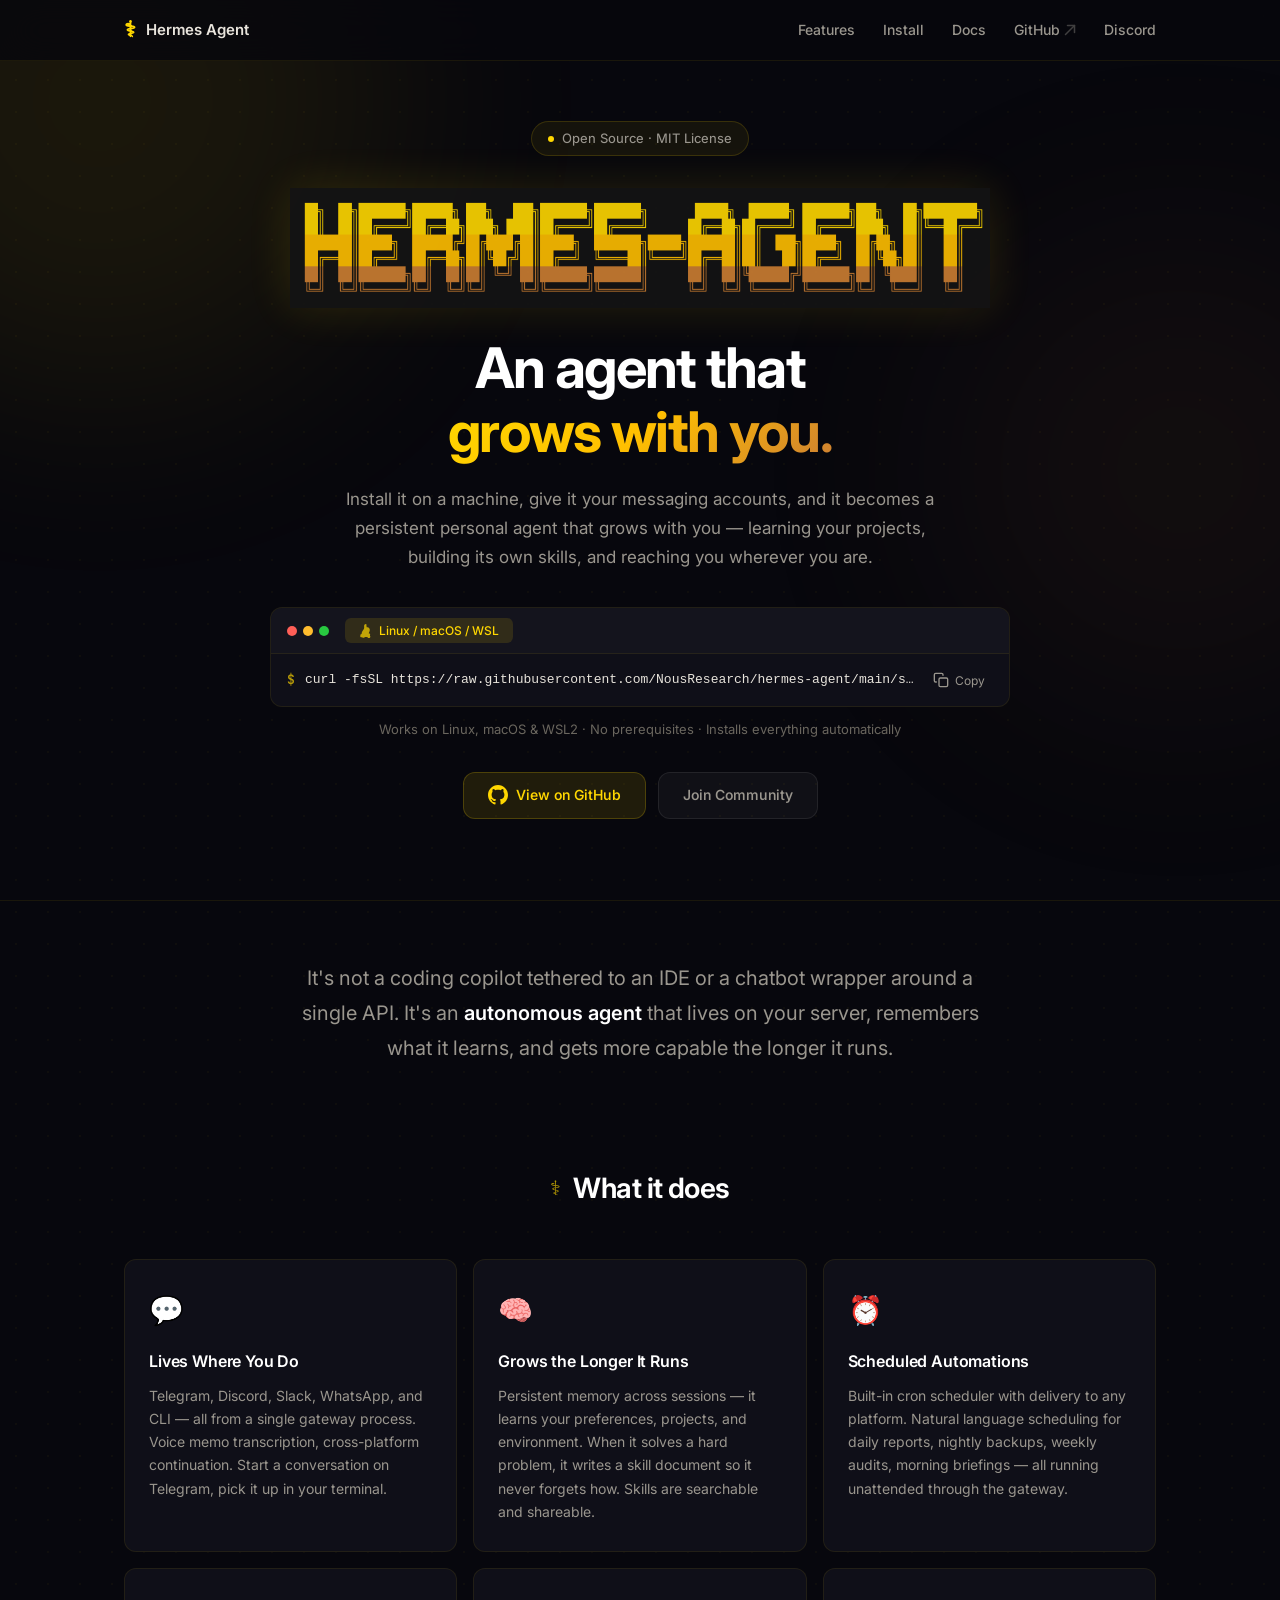
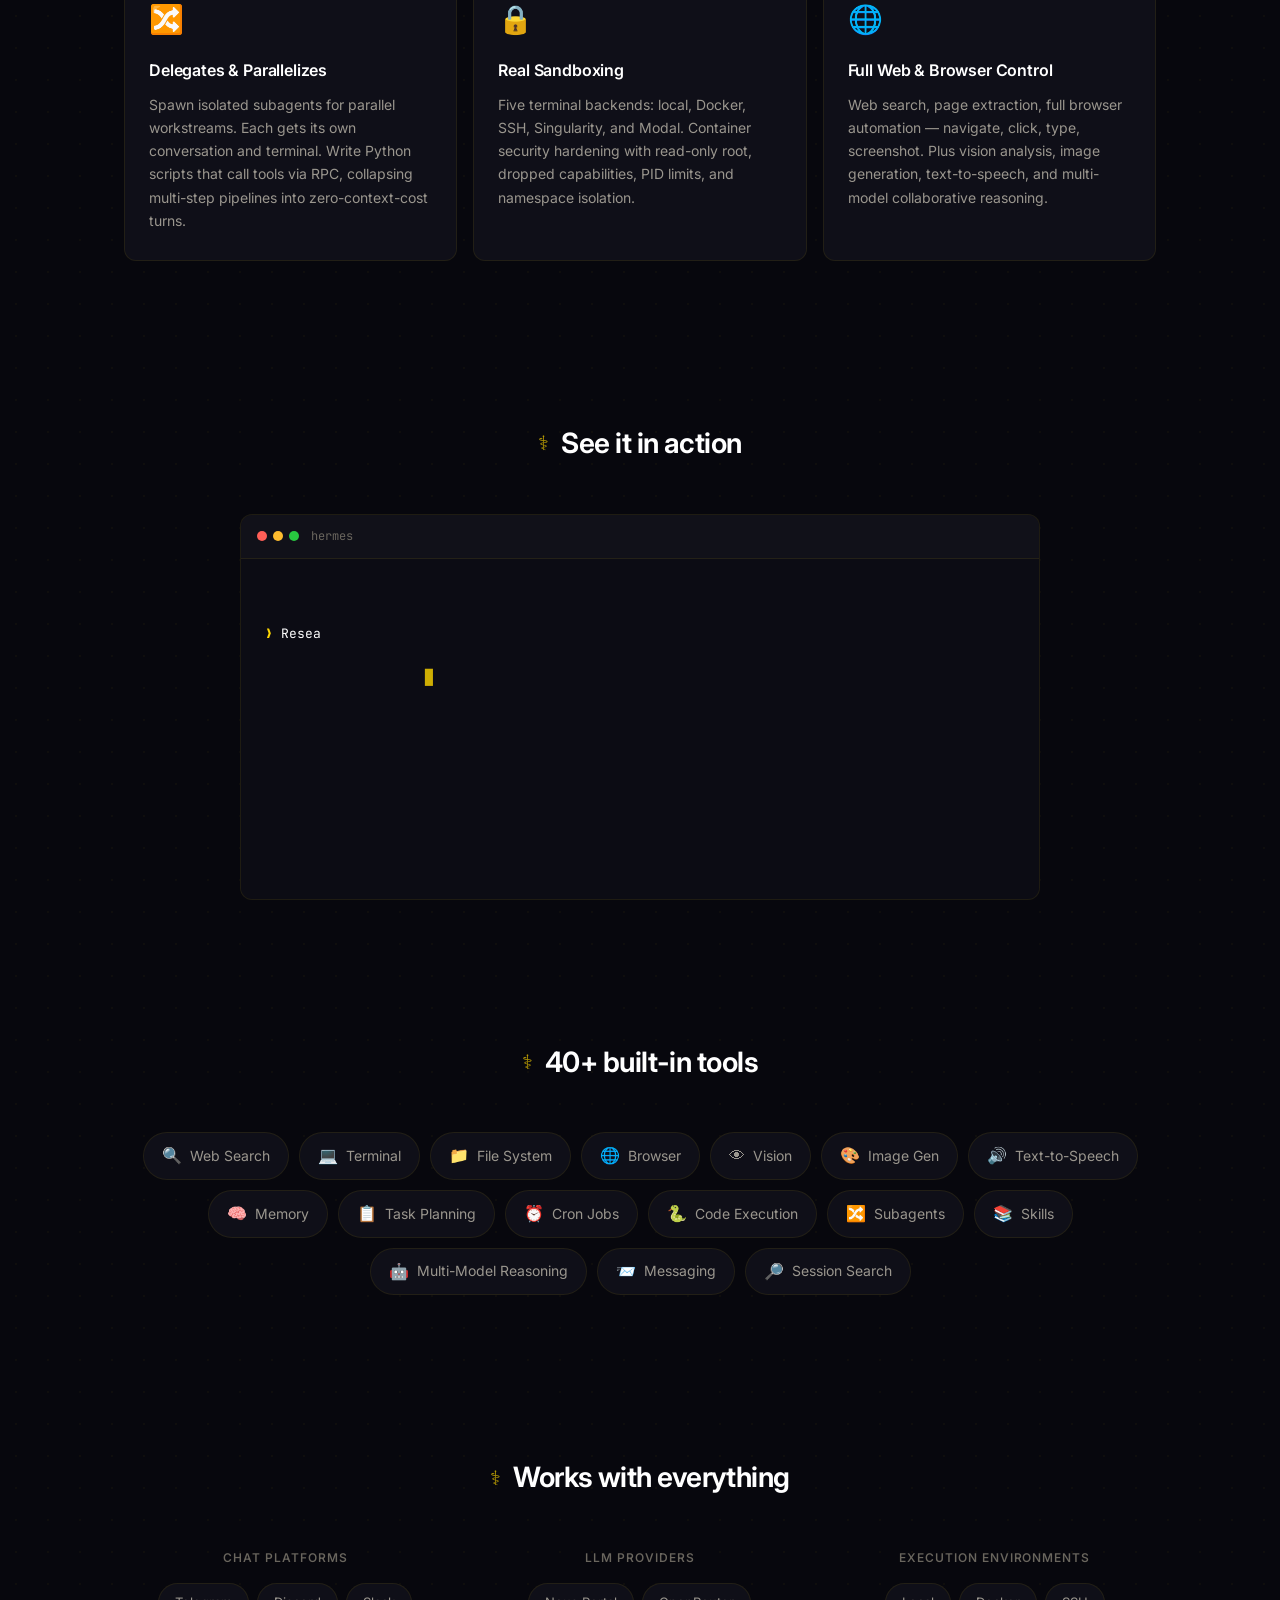
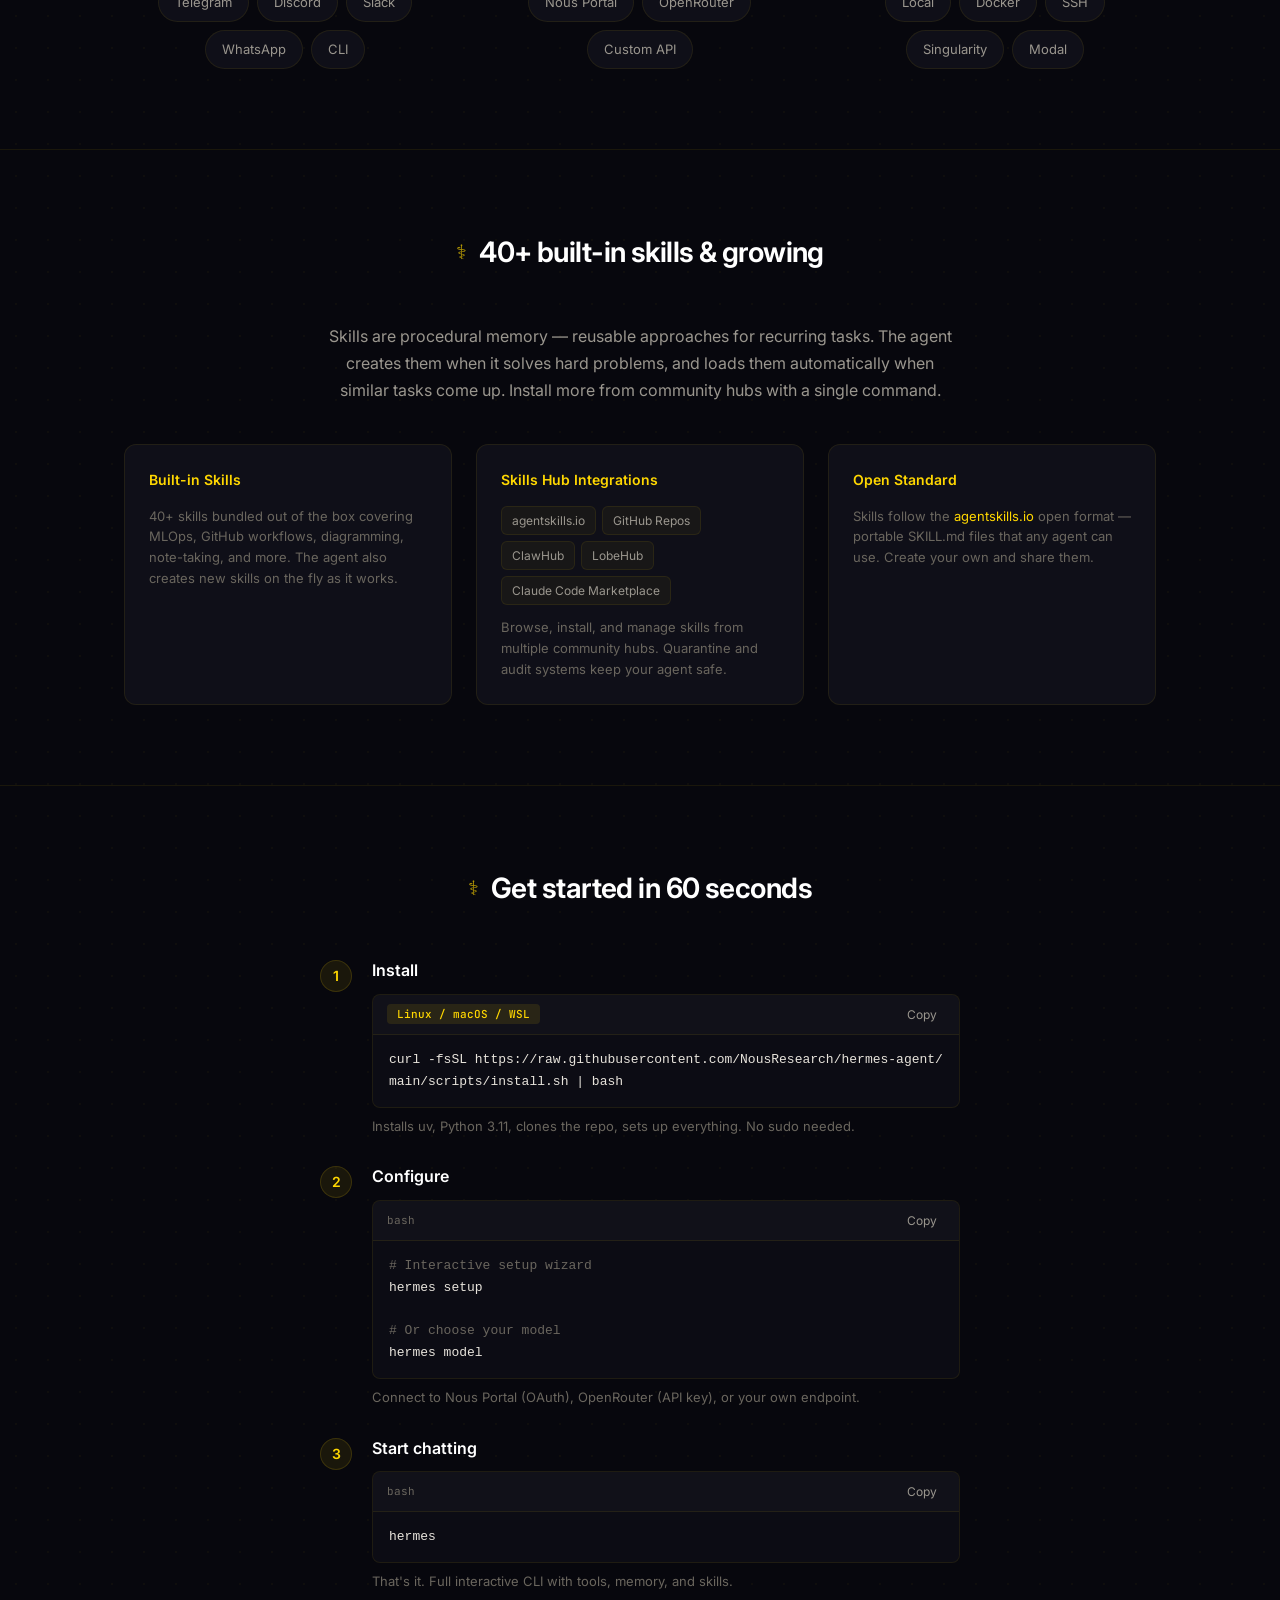
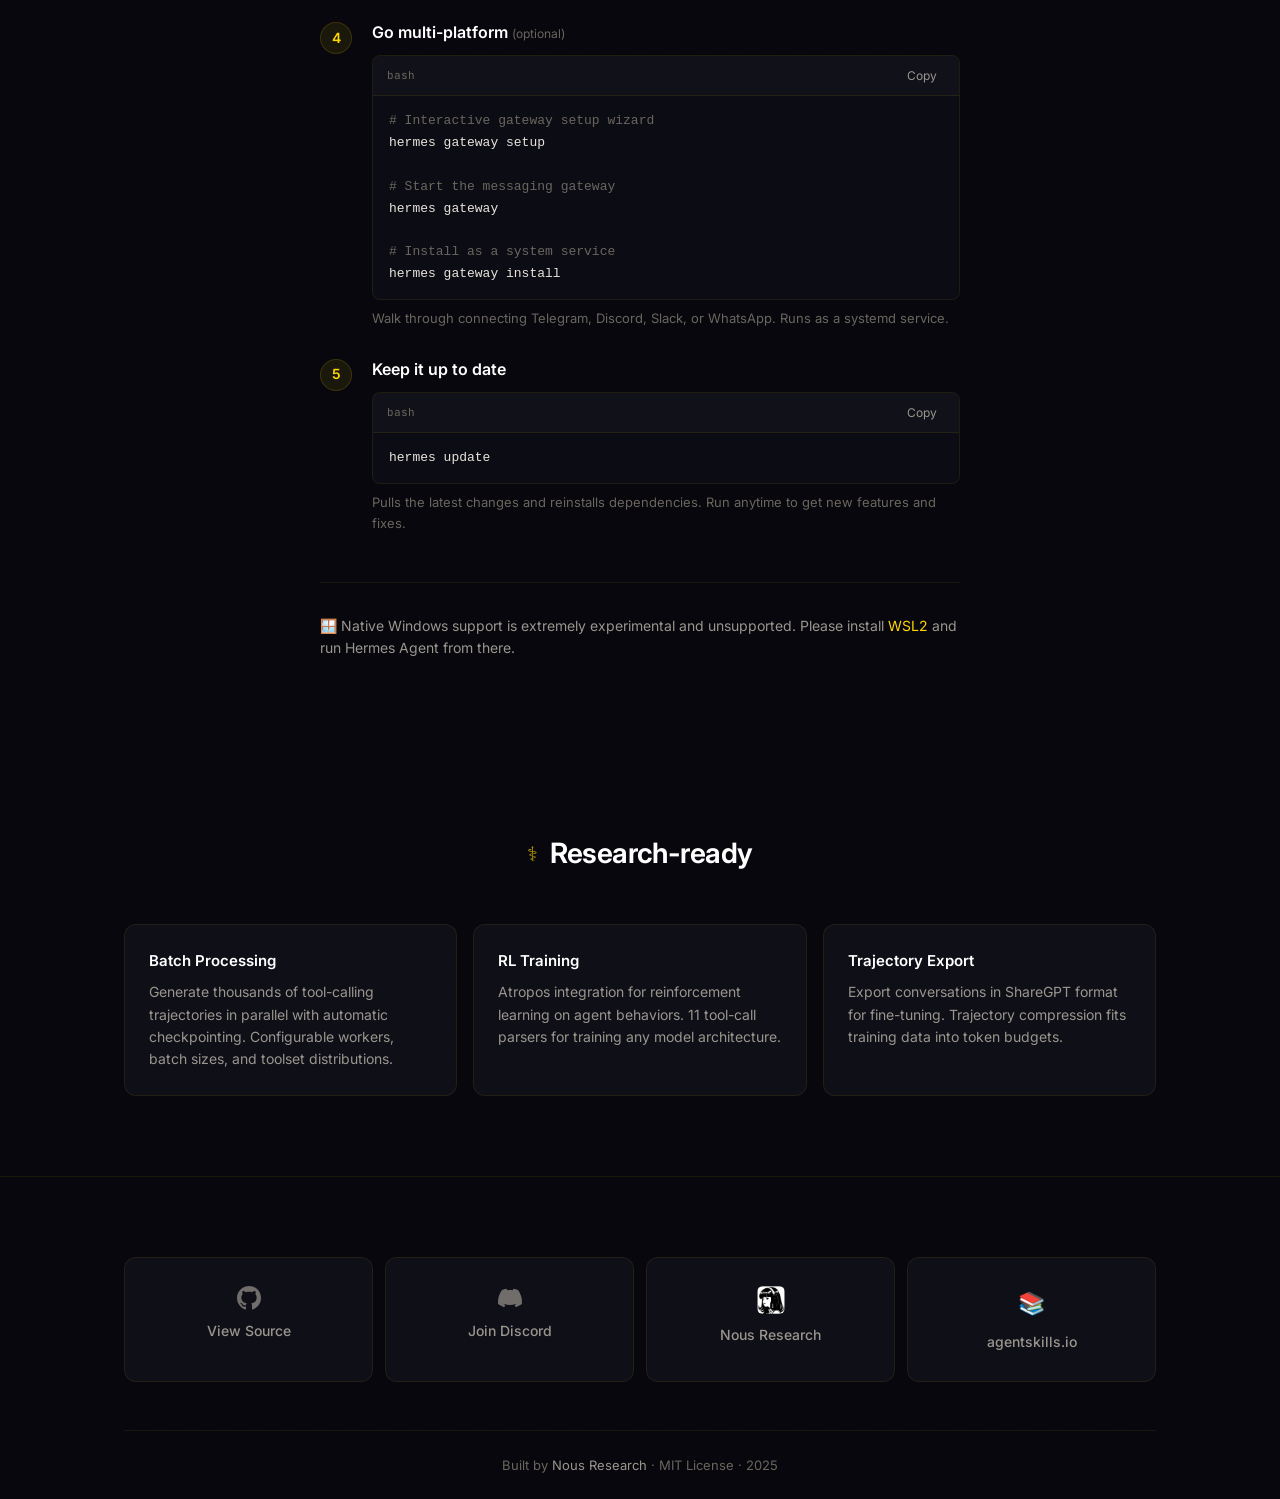
<file: hermes-agent/landingpage/index.html>
<!DOCTYPE html>
<html lang="en">
<head>
    <meta charset="UTF-8">
    <meta name="viewport" content="width=device-width, initial-scale=1.0">
    <title>Hermes Agent — An Agent That Grows With You</title>
    <meta name="description" content="An open-source agent that grows with you — learns your projects, builds its own skills, and reaches you wherever you are. By Nous Research.">
    <meta name="theme-color" content="#0a0a0f">
    
    <!-- Open Graph -->
    <meta property="og:title" content="Hermes Agent — AI Agent Framework">
    <meta property="og:description" content="An open-source agent that grows with you. Install it, give it your messaging accounts, and it becomes a persistent personal agent — learning your projects, building its own skills, and reaching you wherever you are.">
    <meta property="og:type" content="website">
    <meta property="og:url" content="https://github.com/NousResearch/hermes-agent">
    
    <!-- Fonts -->
    <link rel="preconnect" href="https://fonts.googleapis.com">
    <link rel="preconnect" href="https://fonts.gstatic.com" crossorigin>
    <link href="https://fonts.googleapis.com/css2?family=Inter:wght@300;400;500;600;700&family=JetBrains+Mono:wght@400;500&display=swap" rel="stylesheet">
    
    <link rel="stylesheet" href="style.css">
    <link rel="icon" type="image/x-icon" href="favicon.ico">
    <link rel="icon" type="image/png" sizes="32x32" href="favicon-32x32.png">
    <link rel="icon" type="image/png" sizes="16x16" href="favicon-16x16.png">
    <link rel="apple-touch-icon" sizes="180x180" href="apple-touch-icon.png">
</head>
<body>
    <!-- Ambient glow effects -->
    <div class="ambient-glow glow-1"></div>
    <div class="ambient-glow glow-2"></div>

    <!-- Navigation -->
    <nav class="nav">
        <div class="nav-inner">
            <a href="#" class="nav-logo">
                <span class="nav-symbol">⚕</span>
                <span class="nav-brand">Hermes Agent</span>
            </a>
            <div class="nav-links">
                <a href="#features">Features</a>
                <a href="#install">Install</a>
                <a href="/docs/">Docs</a>
                <a href="https://github.com/NousResearch/hermes-agent" target="_blank" rel="noopener">
                    GitHub
                    <svg width="12" height="12" viewBox="0 0 12 12" fill="none" class="external-icon"><path d="M3.5 1.5H10.5V8.5" stroke="currentColor" stroke-width="1.5" stroke-linecap="round" stroke-linejoin="round"/><path d="M10.5 1.5L1.5 10.5" stroke="currentColor" stroke-width="1.5" stroke-linecap="round" stroke-linejoin="round"/></svg>
                </a>
                <a href="https://discord.gg/NousResearch" target="_blank" rel="noopener">Discord</a>
            </div>
        </div>
    </nav>

    <!-- Hero -->
    <section class="hero">
        <div class="hero-content">
            <div class="hero-badge">
                <span class="badge-dot"></span>
                Open Source · MIT License
            </div>

            <div class="hero-ascii" aria-hidden="true">
                <img src="hermes-agent-banner.png" alt="Hermes Agent" class="hero-logo">
            </div>

            <h1 class="hero-title">
                An agent that<br>
                <span class="hero-gradient">grows with you.</span>
            </h1>
            
            <p class="hero-subtitle">
                Install it on a machine, give it your messaging accounts, and it becomes a 
                persistent personal agent that grows with you — learning your projects, 
                building its own skills, and reaching you wherever you are.
            </p>

            <div class="hero-install">
                <div class="install-widget">
                    <div class="install-widget-header">
                        <div class="install-dots">
                            <span class="dot dot-red"></span>
                            <span class="dot dot-yellow"></span>
                            <span class="dot dot-green"></span>
                        </div>
                        <div class="install-tabs">
                            <button class="install-tab active" data-platform="linux" onclick="switchPlatform('linux')">
                                <svg width="14" height="14" viewBox="0 0 24 24" fill="currentColor" style="opacity:0.7"><path d="M12.504 0c-.155 0-.315.008-.48.021-4.226.333-3.105 4.807-3.17 6.298-.076 1.092-.3 1.953-1.05 3.02-.885 1.051-2.127 2.75-2.716 4.521-.278.832-.41 1.684-.287 2.489a.424.424 0 00-.11.135c-.26.268-.45.6-.663.839-.199.199-.485.267-.797.4-.313.136-.658.269-.864.68-.09.189-.136.394-.132.602 0 .199.027.4.055.536.058.399.116.728.04.97-.249.68-.28 1.145-.106 1.484.174.334.535.47.94.601.81.2 1.91.135 2.774.6.926.466 1.866.67 2.616.47.526-.116.97-.464 1.208-.946.587-.003 1.23-.269 2.26-.334.699-.058 1.574.267 2.577.2.025.134.063.198.114.333l.003.003c.391.778 1.113 1.368 1.884 1.43.39.03.8-.066 1.109-.199.69-.3 1.286-1.006 1.652-1.963.086-.235.188-.479.152-.88-.064-.406-.358-.597-.548-.899-.19-.301-.2-.335-.2-.68 0-.348.076-.664.152-.901.1-.256.233-.478.21-.783l-.003-.003c-.091-.472-.279-.861-.607-1.144-.327-.283-.762-.409-1.032-.433-.18-.04-.33-.063-.44-.143-.12-.09-.21-.29-.19-.543 .029-.272.089-.549.178-.822.188-.57.456-1.128.748-1.633.02-.044.04-.09.06-.133a.205.205 0 00.015-.04c.413-.916.64-1.866.64-2.699 0-1.039-.258-1.904-.608-2.572-.11-.188-.208-.368-.32-.527a.604.604 0 00-.038-.06c-.725-1.05-1.735-1.572-2.74-1.795a6.986 6.986 0 00-1.18-.133h-.005c-.163 0-.32.01-.478.025z"/></svg>
                                Linux / macOS / WSL
                            </button>
                        </div>
                    </div>
                    <div class="install-widget-body">
                        <span class="install-prompt" id="install-prompt">$</span>
                        <code id="install-command">curl -fsSL https://raw.githubusercontent.com/NousResearch/hermes-agent/main/scripts/install.sh | bash</code>
                        <button class="copy-btn" onclick="copyInstall()" title="Copy to clipboard">
                            <svg width="16" height="16" viewBox="0 0 24 24" fill="none" stroke="currentColor" stroke-width="2" stroke-linecap="round" stroke-linejoin="round"><rect x="9" y="9" width="13" height="13" rx="2" ry="2"/><path d="M5 15H4a2 2 0 0 1-2-2V4a2 2 0 0 1 2-2h9a2 2 0 0 1 2 2v1"/></svg>
                            <span class="copy-text">Copy</span>
                        </button>
                    </div>
                </div>
                <p class="install-note" id="install-note">Works on Linux, macOS & WSL2 · No prerequisites · Installs everything automatically</p>
            </div>

            <div class="hero-links">
                <a href="https://github.com/NousResearch/hermes-agent" class="btn btn-primary" target="_blank" rel="noopener">
                    <svg width="20" height="20" viewBox="0 0 24 24" fill="currentColor"><path d="M12 0c-6.626 0-12 5.373-12 12 0 5.302 3.438 9.8 8.207 11.387.599.111.793-.261.793-.577v-2.234c-3.338.726-4.033-1.416-4.033-1.416-.546-1.387-1.333-1.756-1.333-1.756-1.089-.745.083-.729.083-.729 1.205.084 1.839 1.237 1.839 1.237 1.07 1.834 2.807 1.304 3.492.997.107-.775.418-1.305.762-1.604-2.665-.305-5.467-1.334-5.467-5.931 0-1.311.469-2.381 1.236-3.221-.124-.303-.535-1.524.117-3.176 0 0 1.008-.322 3.301 1.23.957-.266 1.983-.399 3.003-.404 1.02.005 2.047.138 3.006.404 2.291-1.552 3.297-1.23 3.297-1.23.653 1.653.242 2.874.118 3.176.77.84 1.235 1.911 1.235 3.221 0 4.609-2.807 5.624-5.479 5.921.43.372.823 1.102.823 2.222v3.293c0 .319.192.694.801.576 4.765-1.589 8.199-6.086 8.199-11.386 0-6.627-5.373-12-12-12z"/></svg>
                    View on GitHub
                </a>
                <a href="https://discord.gg/NousResearch" class="btn btn-secondary" target="_blank" rel="noopener">
                    Join Community
                </a>
            </div>
        </div>
    </section>

    <!-- What it is -->
    <section class="section section-what">
        <div class="container">
            <p class="lead-text">
                It's not a coding copilot tethered to an IDE or a chatbot wrapper around a single API. 
                It's an <strong>autonomous agent</strong> that lives on your server, remembers what it learns, 
                and gets more capable the longer it runs.
            </p>
        </div>
    </section>

    <!-- Features -->
    <section class="section" id="features">
        <div class="container">
            <div class="section-header">
                <span class="section-marker">⚕</span>
                <h2>What it does</h2>
            </div>

            <div class="features-grid">
                <div class="feature-card">
                    <div class="feature-icon">💬</div>
                    <h3>Lives Where You Do</h3>
                    <p>Telegram, Discord, Slack, WhatsApp, and CLI — all from a single gateway process. Voice memo transcription, cross-platform continuation. Start a conversation on Telegram, pick it up in your terminal.</p>
                </div>

                <div class="feature-card">
                    <div class="feature-icon">🧠</div>
                    <h3>Grows the Longer It Runs</h3>
                    <p>Persistent memory across sessions — it learns your preferences, projects, and environment. When it solves a hard problem, it writes a skill document so it never forgets how. Skills are searchable and shareable.</p>
                </div>

                <div class="feature-card">
                    <div class="feature-icon">⏰</div>
                    <h3>Scheduled Automations</h3>
                    <p>Built-in cron scheduler with delivery to any platform. Natural language scheduling for daily reports, nightly backups, weekly audits, morning briefings — all running unattended through the gateway.</p>
                </div>

                <div class="feature-card">
                    <div class="feature-icon">🔀</div>
                    <h3>Delegates & Parallelizes</h3>
                    <p>Spawn isolated subagents for parallel workstreams. Each gets its own conversation and terminal. Write Python scripts that call tools via RPC, collapsing multi-step pipelines into zero-context-cost turns.</p>
                </div>

                <div class="feature-card">
                    <div class="feature-icon">🔒</div>
                    <h3>Real Sandboxing</h3>
                    <p>Five terminal backends: local, Docker, SSH, Singularity, and Modal. Container security hardening with read-only root, dropped capabilities, PID limits, and namespace isolation.</p>
                </div>

                <div class="feature-card">
                    <div class="feature-icon">🌐</div>
                    <h3>Full Web & Browser Control</h3>
                    <p>Web search, page extraction, full browser automation — navigate, click, type, screenshot. Plus vision analysis, image generation, text-to-speech, and multi-model collaborative reasoning.</p>
                </div>
            </div>
        </div>
    </section>

    <!-- Terminal Demo -->
    <section class="section section-demo" id="demo">
        <div class="container">
            <div class="section-header">
                <span class="section-marker">⚕</span>
                <h2>See it in action</h2>
            </div>
            
            <div class="terminal-window">
                <div class="terminal-header">
                    <div class="terminal-dots">
                        <span class="dot dot-red"></span>
                        <span class="dot dot-yellow"></span>
                        <span class="dot dot-green"></span>
                    </div>
                    <span class="terminal-title">hermes</span>
                </div>
                <div class="terminal-body" id="terminal-demo">
                    <div class="terminal-line" id="terminal-content"></div>
                    <span class="terminal-cursor" id="terminal-cursor">█</span>
                </div>
            </div>
        </div>
    </section>

    <!-- Tools -->
    <section class="section" id="tools">
        <div class="container">
            <div class="section-header">
                <span class="section-marker">⚕</span>
                <h2>40+ built-in tools</h2>
            </div>

            <div class="tools-grid">
                <div class="tool-pill">
                    <span class="tool-emoji">🔍</span> Web Search
                </div>
                <div class="tool-pill">
                    <span class="tool-emoji">💻</span> Terminal
                </div>
                <div class="tool-pill">
                    <span class="tool-emoji">📁</span> File System
                </div>
                <div class="tool-pill">
                    <span class="tool-emoji">🌐</span> Browser
                </div>
                <div class="tool-pill">
                    <span class="tool-emoji">👁</span> Vision
                </div>
                <div class="tool-pill">
                    <span class="tool-emoji">🎨</span> Image Gen
                </div>
                <div class="tool-pill">
                    <span class="tool-emoji">🔊</span> Text-to-Speech
                </div>
                <div class="tool-pill">
                    <span class="tool-emoji">🧠</span> Memory
                </div>
                <div class="tool-pill">
                    <span class="tool-emoji">📋</span> Task Planning
                </div>
                <div class="tool-pill">
                    <span class="tool-emoji">⏰</span> Cron Jobs
                </div>
                <div class="tool-pill">
                    <span class="tool-emoji">🐍</span> Code Execution
                </div>
                <div class="tool-pill">
                    <span class="tool-emoji">🔀</span> Subagents
                </div>
                <div class="tool-pill">
                    <span class="tool-emoji">📚</span> Skills
                </div>
                <div class="tool-pill">
                    <span class="tool-emoji">🤖</span> Multi-Model Reasoning
                </div>
                <div class="tool-pill">
                    <span class="tool-emoji">📨</span> Messaging
                </div>
                <div class="tool-pill">
                    <span class="tool-emoji">🔎</span> Session Search
                </div>
            </div>
        </div>
    </section>

    <!-- Works With -->
    <section class="section" id="platforms">
        <div class="container">
            <div class="section-header">
                <span class="section-marker">⚕</span>
                <h2>Works with everything</h2>
            </div>

            <div class="platforms-row">
                <div class="platform-group">
                    <h4 class="platform-label">Chat Platforms</h4>
                    <div class="platform-pills">
                        <span class="platform-pill">Telegram</span>
                        <span class="platform-pill">Discord</span>
                        <span class="platform-pill">Slack</span>
                        <span class="platform-pill">WhatsApp</span>
                        <span class="platform-pill">CLI</span>
                    </div>
                </div>
                <div class="platform-group">
                    <h4 class="platform-label">LLM Providers</h4>
                    <div class="platform-pills">
                        <span class="platform-pill">Nous Portal</span>
                        <span class="platform-pill">OpenRouter</span>
                        <span class="platform-pill">Custom API</span>
                    </div>
                </div>
                <div class="platform-group">
                    <h4 class="platform-label">Execution Environments</h4>
                    <div class="platform-pills">
                        <span class="platform-pill">Local</span>
                        <span class="platform-pill">Docker</span>
                        <span class="platform-pill">SSH</span>
                        <span class="platform-pill">Singularity</span>
                        <span class="platform-pill">Modal</span>
                    </div>
                </div>
            </div>
        </div>
    </section>

     <!-- Skills -->
    <section class="section section-skills" id="skills">
        <div class="container">
            <div class="section-header">
                <span class="section-marker">⚕</span>
                <h2>40+ built-in skills & growing</h2>
            </div>

            <p class="section-desc">
                Skills are procedural memory — reusable approaches for recurring tasks. 
                The agent creates them when it solves hard problems, and loads them automatically when similar tasks come up.
                Install more from community hubs with a single command.
            </p>

            <div class="skills-categories">
                <div class="skill-category">
                    <h4>Built-in Skills</h4>
                    <p class="skill-hub-desc">40+ skills bundled out of the box covering MLOps, GitHub workflows, diagramming, note-taking, and more. The agent also creates new skills on the fly as it works.</p>
                </div>
                <div class="skill-category">
                    <h4>Skills Hub Integrations</h4>
                    <div class="skill-tags">
                        <span><a href="https://agentskills.io" target="_blank" rel="noopener">agentskills.io</a></span>
                        <span><a href="https://github.com" target="_blank" rel="noopener">GitHub Repos</a></span>
                        <span><a href="https://clawhub.ai" target="_blank" rel="noopener">ClawHub</a></span>
                        <span><a href="https://lobehub.com" target="_blank" rel="noopener">LobeHub</a></span>
                        <span>Claude Code Marketplace</span>
                    </div>
                    <p class="skill-hub-desc">Browse, install, and manage skills from multiple community hubs. Quarantine and audit systems keep your agent safe.</p>
                </div>
                <div class="skill-category">
                    <h4>Open Standard</h4>
                    <p class="skill-hub-desc">Skills follow the <a href="https://agentskills.io" target="_blank" rel="noopener">agentskills.io</a> open format — portable SKILL.md files that any agent can use. Create your own and share them.</p>
                </div>
            </div>
        </div>
    </section>

    <!-- Install -->
    <section class="section section-install" id="install">
        <div class="container">
            <div class="section-header">
                <span class="section-marker">⚕</span>
                <h2>Get started in 60 seconds</h2>
            </div>
            
            <div class="install-steps">
                <div class="install-step">
                    <div class="step-number">1</div>
                    <div class="step-content">
                        <h4>Install</h4>
                        <div class="code-block">
                            <div class="code-header">
                                <div class="code-tabs">
                                    <button class="code-tab active" data-platform="linux" onclick="switchStepPlatform('linux')">Linux / macOS / WSL</button>
                                </div>
                                <button class="copy-btn" id="step1-copy" onclick="copyText(this)" data-text="curl -fsSL https://raw.githubusercontent.com/NousResearch/hermes-agent/main/scripts/install.sh | bash">Copy</button>
                            </div>
                            <pre><code id="step1-command">curl -fsSL https://raw.githubusercontent.com/NousResearch/hermes-agent/main/scripts/install.sh | bash</code></pre>
                        </div>
                        <p class="step-note" id="step1-note">Installs uv, Python 3.11, clones the repo, sets up everything. No sudo needed.</p>
                    </div>
                </div>

                <div class="install-step">
                    <div class="step-number">2</div>
                    <div class="step-content">
                        <h4>Configure</h4>
                        <div class="code-block">
                            <div class="code-header">
                                <span>bash</span>
                                <button class="copy-btn" onclick="copyText(this)" data-text="hermes setup">Copy</button>
                            </div>
                            <pre><code><span class="code-comment"># Interactive setup wizard</span>
hermes setup

<span class="code-comment"># Or choose your model</span>
hermes model</code></pre>
                        </div>
                        <p class="step-note">Connect to Nous Portal (OAuth), OpenRouter (API key), or your own endpoint.</p>
                    </div>
                </div>

                <div class="install-step">
                    <div class="step-number">3</div>
                    <div class="step-content">
                        <h4>Start chatting</h4>
                        <div class="code-block">
                            <div class="code-header">
                                <span>bash</span>
                                <button class="copy-btn" onclick="copyText(this)" data-text="hermes">Copy</button>
                            </div>
                            <pre><code>hermes</code></pre>
                        </div>
                        <p class="step-note">That's it. Full interactive CLI with tools, memory, and skills.</p>
                    </div>
                </div>

                <div class="install-step">
                    <div class="step-number">4</div>
                    <div class="step-content">
                        <h4>Go multi-platform <span class="step-optional">(optional)</span></h4>
                        <div class="code-block">
                            <div class="code-header">
                                <span>bash</span>
                                <button class="copy-btn" onclick="copyText(this)" data-text="hermes gateway setup">Copy</button>
                            </div>
                            <pre><code><span class="code-comment"># Interactive gateway setup wizard</span>
hermes gateway setup

<span class="code-comment"># Start the messaging gateway</span>
hermes gateway

<span class="code-comment"># Install as a system service</span>
hermes gateway install</code></pre>
                        </div>
                        <p class="step-note">Walk through connecting Telegram, Discord, Slack, or WhatsApp. Runs as a systemd service.</p>
                    </div>
                </div>

                <div class="install-step">
                    <div class="step-number">5</div>
                    <div class="step-content">
                        <h4>Keep it up to date</h4>
                        <div class="code-block">
                            <div class="code-header">
                                <span>bash</span>
                                <button class="copy-btn" onclick="copyText(this)" data-text="hermes update">Copy</button>
                            </div>
                            <pre><code>hermes update</code></pre>
                        </div>
                        <p class="step-note">Pulls the latest changes and reinstalls dependencies. Run anytime to get new features and fixes.</p>
                    </div>
                </div>
            </div>

            <div class="install-windows">
                <p>🪟 Native Windows support is extremely experimental and unsupported. Please install <a href="https://learn.microsoft.com/en-us/windows/wsl/install" target="_blank" rel="noopener">WSL2</a> and run Hermes Agent from there.</p>
            </div>
        </div>
    </section>

    <!-- For Researchers -->
    <section class="section section-research" id="research">
        <div class="container">
            <div class="section-header">
                <span class="section-marker">⚕</span>
                <h2>Research-ready</h2>
            </div>

            <div class="research-grid">
                <div class="research-card">
                    <h4>Batch Processing</h4>
                    <p>Generate thousands of tool-calling trajectories in parallel with automatic checkpointing. Configurable workers, batch sizes, and toolset distributions.</p>
                </div>
                <div class="research-card">
                    <h4>RL Training</h4>
                    <p>Atropos integration for reinforcement learning on agent behaviors. 11 tool-call parsers for training any model architecture.</p>
                </div>
                <div class="research-card">
                    <h4>Trajectory Export</h4>
                    <p>Export conversations in ShareGPT format for fine-tuning. Trajectory compression fits training data into token budgets.</p>
                </div>
            </div>
        </div>
    </section>

    <!-- Footer -->
    <footer class="footer">
        <div class="container">
            <div class="footer-grid">
                <div class="footer-card">
                    <a href="https://github.com/NousResearch/hermes-agent" target="_blank" rel="noopener">
                        <svg width="24" height="24" viewBox="0 0 24 24" fill="currentColor"><path d="M12 0c-6.626 0-12 5.373-12 12 0 5.302 3.438 9.8 8.207 11.387.599.111.793-.261.793-.577v-2.234c-3.338.726-4.033-1.416-4.033-1.416-.546-1.387-1.333-1.756-1.333-1.756-1.089-.745.083-.729.083-.729 1.205.084 1.839 1.237 1.839 1.237 1.07 1.834 2.807 1.304 3.492.997.107-.775.418-1.305.762-1.604-2.665-.305-5.467-1.334-5.467-5.931 0-1.311.469-2.381 1.236-3.221-.124-.303-.535-1.524.117-3.176 0 0 1.008-.322 3.301 1.23.957-.266 1.983-.399 3.003-.404 1.02.005 2.047.138 3.006.404 2.291-1.552 3.297-1.23 3.297-1.23.653 1.653.242 2.874.118 3.176.77.84 1.235 1.911 1.235 3.221 0 4.609-2.807 5.624-5.479 5.921.43.372.823 1.102.823 2.222v3.293c0 .319.192.694.801.576 4.765-1.589 8.199-6.086 8.199-11.386 0-6.627-5.373-12-12-12z"/></svg>
                        <span>View Source</span>
                    </a>
                </div>
                <div class="footer-card">
                    <a href="https://discord.gg/NousResearch" target="_blank" rel="noopener">
                        <svg width="24" height="24" viewBox="0 0 24 24" fill="currentColor"><path d="M20.317 4.3698a19.7913 19.7913 0 00-4.8851-1.5152.0741.0741 0 00-.0785.0371c-.211.3753-.4447.8648-.6083 1.2495-1.8447-.2762-3.68-.2762-5.4868 0-.1636-.3933-.4058-.8742-.6177-1.2495a.077.077 0 00-.0785-.037 19.7363 19.7363 0 00-4.8852 1.515.0699.0699 0 00-.0321.0277C.5334 9.0458-.319 13.5799.0992 18.0578a.0824.0824 0 00.0312.0561c2.0528 1.5076 4.0413 2.4228 5.9929 3.0294a.0777.0777 0 00.0842-.0276c.4616-.6304.8731-1.2952 1.226-1.9942a.076.076 0 00-.0416-.1057c-.6528-.2476-1.2743-.5495-1.8722-.8923a.077.077 0 01-.0076-.1277c.1258-.0943.2517-.1923.3718-.2914a.0743.0743 0 01.0776-.0105c3.9278 1.7933 8.18 1.7933 12.0614 0a.0739.0739 0 01.0785.0095c.1202.099.246.1981.3728.2924a.077.077 0 01-.0066.1276 12.2986 12.2986 0 01-1.873.8914.0766.0766 0 00-.0407.1067c.3604.698.7719 1.3628 1.225 1.9932a.076.076 0 00.0842.0286c1.961-.6067 3.9495-1.5219 6.0023-3.0294a.077.077 0 00.0313-.0552c.5004-5.177-.8382-9.6739-3.5485-13.6604a.061.061 0 00-.0312-.0286z"/></svg>
                        <span>Join Discord</span>
                    </a>
                </div>
                <div class="footer-card">
                    <a href="https://nousresearch.com" target="_blank" rel="noopener">
                        <img src="nous-logo.png" alt="Nous Research" class="footer-nous-logo">
                        <span>Nous Research</span>
                    </a>
                </div>
                <div class="footer-card">
                    <a href="https://agentskills.io" target="_blank" rel="noopener">
                        <span class="footer-skills-icon">📚</span>
                        <span>agentskills.io</span>
                    </a>
                </div>
            </div>

            <div class="footer-bottom">
                <p>Built by <a href="https://nousresearch.com" target="_blank" rel="noopener">Nous Research</a> · MIT License · 2025</p>
            </div>
        </div>
    </footer>

    <script src="script.js"></script>
</body>
</html>
</file>
<file: hermes-agent/landingpage/style.css>
/* =========================================================================
   Hermes Agent Landing Page
   Colors: Gold (#FFD700) / Amber (#FFBF00) / Bronze (#CD7F32)
   ========================================================================= */

/* --- Reset & Base --- */
*, *::before, *::after {
    margin: 0;
    padding: 0;
    box-sizing: border-box;
}

:root {
    --gold: #FFD700;
    --amber: #FFBF00;
    --bronze: #CD7F32;
    --dark-gold: #B8860B;
    --bg: #07070d;
    --bg-card: #0f0f18;
    --bg-card-hover: #14142a;
    --border: rgba(255, 215, 0, 0.08);
    --border-hover: rgba(255, 215, 0, 0.18);
    --text: #e8e4dc;
    --text-dim: #9a968e;
    --text-muted: #6a665e;
    --font-sans: 'Inter', -apple-system, BlinkMacSystemFont, 'Segoe UI', sans-serif;
    --font-mono: 'JetBrains Mono', 'Fira Code', 'Cascadia Code', monospace;
    --container: 1080px;
    --radius: 12px;
    --radius-sm: 8px;
}

html {
    scroll-behavior: smooth;
    -webkit-font-smoothing: antialiased;
    -moz-osx-font-smoothing: grayscale;
    overflow-x: hidden;
}

body {
    font-family: var(--font-sans);
    background: var(--bg);
    color: var(--text);
    line-height: 1.6;
    overflow-x: hidden;
    width: 100%;
    max-width: 100vw;
    background-image: radial-gradient(rgba(255, 215, 0, 0.03) 1px, transparent 1px);
    background-size: 32px 32px;
}

a {
    color: var(--gold);
    text-decoration: none;
    transition: color 0.2s;
}
a:hover {
    color: var(--amber);
}

strong {
    color: #fff;
    font-weight: 600;
}

/* --- Ambient Glow --- */
.ambient-glow {
    position: fixed;
    pointer-events: none;
    z-index: 0;
    border-radius: 50%;
    filter: blur(120px);
    opacity: 0.15;
}
.glow-1 {
    width: 600px;
    height: 600px;
    background: var(--gold);
    top: -200px;
    left: -200px;
    opacity: 0.08;
}
.glow-2 {
    width: 500px;
    height: 500px;
    background: var(--bronze);
    bottom: 20%;
    right: -150px;
    opacity: 0.06;
}

/* --- Container --- */
.container {
    max-width: var(--container);
    margin: 0 auto;
    padding: 0 24px;
}

/* --- Navigation --- */
.nav {
    position: fixed;
    top: 0;
    left: 0;
    right: 0;
    z-index: 100;
    background: rgba(7, 7, 13, 0.8);
    backdrop-filter: blur(20px);
    -webkit-backdrop-filter: blur(20px);
    border-bottom: 1px solid var(--border);
}

.nav-inner {
    max-width: var(--container);
    margin: 0 auto;
    padding: 0 24px;
    height: 60px;
    display: flex;
    align-items: center;
    justify-content: space-between;
}

.nav-logo {
    display: flex;
    align-items: center;
    gap: 10px;
    color: var(--text);
    font-weight: 600;
    font-size: 15px;
}
.nav-logo:hover { color: var(--gold); }

.nav-symbol {
    font-size: 22px;
    color: var(--gold);
}

.nav-links {
    display: flex;
    align-items: center;
    gap: 28px;
}

.nav-links a {
    color: var(--text-dim);
    font-size: 14px;
    font-weight: 500;
    display: flex;
    align-items: center;
    gap: 4px;
    transition: color 0.2s;
}
.nav-links a:hover { color: #fff; }

.external-icon { opacity: 0.4; }

/* --- Hero --- */
.hero {
    position: relative;
    z-index: 1;
    min-height: 100vh;
    display: flex;
    align-items: center;
    justify-content: center;
    padding: 120px 24px 80px;
    text-align: center;
}

.hero-content {
    max-width: 760px;
}

.hero-badge {
    display: inline-flex;
    align-items: center;
    gap: 8px;
    padding: 6px 16px;
    background: rgba(255, 215, 0, 0.06);
    border: 1px solid rgba(255, 215, 0, 0.15);
    border-radius: 100px;
    font-size: 13px;
    color: var(--text-dim);
    margin-bottom: 32px;
    font-weight: 450;
}

.badge-dot {
    width: 6px;
    height: 6px;
    border-radius: 50%;
    background: var(--gold);
    display: inline-block;
    animation: pulse-dot 2s ease-in-out infinite;
}

@keyframes pulse-dot {
    0%, 100% { opacity: 1; }
    50% { opacity: 0.3; }
}

.hero-ascii {
    margin-bottom: 28px;
    display: flex;
    justify-content: center;
}

.hero-logo {
    max-width: 700px;
    width: 100%;
    height: auto;
    display: block;
    filter: drop-shadow(0 0 24px rgba(255, 215, 0, 0.15));
    transition: opacity 0.3s;
    opacity: 0.9;
}

.hero-ascii:hover .hero-logo {
    opacity: 1;
}

.hero-title {
    font-size: clamp(36px, 6vw, 56px);
    font-weight: 700;
    line-height: 1.15;
    letter-spacing: -0.03em;
    margin-bottom: 20px;
    color: #fff;
}

.hero-gradient {
    background: linear-gradient(135deg, var(--gold), var(--amber), var(--bronze));
    -webkit-background-clip: text;
    -webkit-text-fill-color: transparent;
    background-clip: text;
}

.hero-subtitle {
    font-size: 17px;
    line-height: 1.7;
    color: var(--text-dim);
    max-width: 620px;
    margin: 0 auto 36px;
}

.hero-install {
    margin-bottom: 32px;
}

/* --- Install Widget (hero tabbed installer) --- */
.install-widget {
    max-width: 740px;
    margin: 0 auto;
    background: var(--bg-card);
    border: 1px solid var(--border);
    border-radius: var(--radius);
    overflow: hidden;
    transition: border-color 0.3s;
}

.install-widget:hover {
    border-color: var(--border-hover);
}

.install-widget-header {
    display: flex;
    align-items: center;
    gap: 16px;
    padding: 10px 16px;
    background: rgba(255, 255, 255, 0.02);
    border-bottom: 1px solid var(--border);
}

.install-dots {
    display: flex;
    gap: 6px;
    flex-shrink: 0;
}

.install-dots .dot {
    width: 10px;
    height: 10px;
    border-radius: 50%;
}

.install-tabs {
    display: flex;
    gap: 4px;
    flex-wrap: wrap;
}

.install-tab {
    display: inline-flex;
    align-items: center;
    gap: 6px;
    padding: 5px 14px;
    border: none;
    border-radius: 6px;
    font-family: var(--font-sans);
    font-size: 12px;
    font-weight: 500;
    cursor: pointer;
    transition: all 0.2s;
    background: transparent;
    color: var(--text-muted);
}

.install-tab:hover {
    color: var(--text-dim);
    background: rgba(255, 255, 255, 0.04);
}

.install-tab.active {
    background: rgba(255, 215, 0, 0.12);
    color: var(--gold);
}

.install-tab svg {
    flex-shrink: 0;
}

.install-widget-body {
    display: flex;
    align-items: center;
    gap: 10px;
    padding: 14px 16px;
    font-family: var(--font-mono);
    font-size: 13px;
    color: var(--text);
    overflow-x: auto;
}

.install-prompt {
    color: var(--gold);
    font-weight: 600;
    flex-shrink: 0;
    opacity: 0.7;
}

.install-widget-body code {
    flex: 1;
    white-space: nowrap;
    overflow: hidden;
    text-overflow: ellipsis;
    text-align: left;
    transition: opacity 0.15s;
}

/* --- Code block tabs (install step section) --- */
.code-tabs {
    display: flex;
    gap: 2px;
}

.code-tab {
    padding: 3px 10px;
    border: none;
    border-radius: 4px;
    font-family: var(--font-mono);
    font-size: 11px;
    font-weight: 500;
    cursor: pointer;
    transition: all 0.2s;
    background: transparent;
    color: var(--text-muted);
}

.code-tab:hover {
    color: var(--text-dim);
    background: rgba(255, 255, 255, 0.04);
}

.code-tab.active {
    background: rgba(255, 215, 0, 0.1);
    color: var(--gold);
}

.copy-btn {
    flex-shrink: 0;
    display: flex;
    align-items: center;
    gap: 6px;
    background: none;
    border: none;
    color: var(--text-dim);
    cursor: pointer;
    padding: 4px 8px;
    border-radius: 6px;
    font-family: var(--font-sans);
    font-size: 12px;
    transition: all 0.2s;
}
.copy-btn:hover {
    color: var(--gold);
    background: rgba(255, 215, 0, 0.08);
}

.install-note {
    font-size: 13px;
    color: var(--text-muted);
    margin-top: 12px;
}

.hero-links {
    display: flex;
    gap: 12px;
    justify-content: center;
    flex-wrap: wrap;
}

.btn {
    display: inline-flex;
    align-items: center;
    gap: 8px;
    padding: 11px 24px;
    border-radius: var(--radius);
    font-size: 14px;
    font-weight: 550;
    transition: all 0.25s;
    border: 1px solid transparent;
}

.btn-primary {
    background: rgba(255, 215, 0, 0.1);
    color: var(--gold);
    border-color: rgba(255, 215, 0, 0.2);
}
.btn-primary:hover {
    background: rgba(255, 215, 0, 0.18);
    border-color: rgba(255, 215, 0, 0.35);
    color: var(--gold);
    transform: translateY(-1px);
}

.btn-secondary {
    background: rgba(255, 255, 255, 0.04);
    color: var(--text-dim);
    border-color: rgba(255, 255, 255, 0.08);
}
.btn-secondary:hover {
    background: rgba(255, 255, 255, 0.08);
    border-color: rgba(255, 255, 255, 0.15);
    color: var(--text);
    transform: translateY(-1px);
}

/* --- Sections --- */
.section {
    position: relative;
    z-index: 1;
    padding: 80px 0;
}

.section-header {
    display: flex;
    align-items: center;
    justify-content: center;
    gap: 12px;
    margin-bottom: 48px;
}

.section-marker {
    font-size: 20px;
    color: var(--gold);
    opacity: 0.7;
}

.section-header h2 {
    font-size: 28px;
    font-weight: 650;
    color: #fff;
    letter-spacing: -0.02em;
}

.section-desc {
    color: var(--text-dim);
    font-size: 16px;
    line-height: 1.7;
    max-width: 640px;
    margin: 0 auto 40px;
    text-align: center;
}

/* --- Section: What --- */
.section-what {
    padding: 60px 0 20px;
    border-top: 1px solid var(--border);
}

.lead-text {
    font-size: 20px;
    line-height: 1.75;
    color: var(--text-dim);
    max-width: 720px;
    margin: 0 auto;
    text-align: center;
}

/* --- Features Grid --- */
.features-grid {
    display: grid;
    grid-template-columns: repeat(3, 1fr);
    gap: 16px;
}

.feature-card {
    background: var(--bg-card);
    border: 1px solid var(--border);
    border-radius: var(--radius);
    padding: 28px 24px;
    transition: all 0.3s;
}

.feature-card:hover {
    border-color: var(--border-hover);
    background: var(--bg-card-hover);
    transform: translateY(-2px);
}

.feature-icon {
    font-size: 28px;
    margin-bottom: 16px;
}

.feature-card h3 {
    font-size: 16px;
    font-weight: 600;
    color: #fff;
    margin-bottom: 10px;
    letter-spacing: -0.01em;
}

.feature-card p {
    font-size: 14px;
    color: var(--text-dim);
    line-height: 1.65;
}

/* --- Terminal Demo --- */
.section-demo {
    padding-bottom: 60px;
}

.terminal-window {
    background: #0c0c14;
    border: 1px solid var(--border);
    border-radius: var(--radius);
    overflow: hidden;
    max-width: 800px;
    margin: 0 auto;
}

.terminal-header {
    display: flex;
    align-items: center;
    padding: 12px 16px;
    background: rgba(255, 255, 255, 0.02);
    border-bottom: 1px solid var(--border);
    gap: 12px;
}

.terminal-dots {
    display: flex;
    gap: 6px;
}

.dot {
    width: 10px;
    height: 10px;
    border-radius: 50%;
}
.dot-red { background: #ff5f57; }
.dot-yellow { background: #febc2e; }
.dot-green { background: #28c840; }

.terminal-title {
    font-family: var(--font-mono);
    font-size: 12px;
    color: var(--text-muted);
}

.terminal-body {
    padding: 20px 24px;
    height: 340px;
    font-family: var(--font-mono);
    font-size: 13px;
    line-height: 1.7;
    white-space: pre-wrap;
    overflow-y: auto;
    overflow-x: hidden;
}

.terminal-cursor {
    animation: blink 1s step-end infinite;
    color: var(--gold);
    opacity: 0.8;
}

@keyframes blink {
    0%, 100% { opacity: 0.8; }
    50% { opacity: 0; }
}

/* Terminal demo colors */
.t-prompt { color: var(--gold); }
.t-cmd { color: #fff; }
.t-dim { color: var(--text-muted); }
.t-text { color: var(--text-dim); }
.t-green { color: #4ade80; }
.t-blue { color: #60a5fa; }
.t-amber { color: var(--amber); }
.t-bronze { color: var(--bronze); }
.t-tool { color: var(--text-muted); }

/* --- Tools Grid --- */
.tools-grid {
    display: flex;
    flex-wrap: wrap;
    gap: 10px;
    justify-content: center;
}

.tool-pill {
    display: inline-flex;
    align-items: center;
    gap: 8px;
    padding: 10px 18px;
    background: var(--bg-card);
    border: 1px solid var(--border);
    border-radius: 100px;
    font-size: 14px;
    color: var(--text-dim);
    transition: all 0.25s;
}

.tool-pill:hover {
    border-color: var(--border-hover);
    color: var(--text);
    background: var(--bg-card-hover);
}

.tool-emoji {
    font-size: 16px;
}

/* --- Platforms --- */
.platforms-row {
    display: grid;
    grid-template-columns: repeat(3, 1fr);
    gap: 32px;
}

.platform-group {
    text-align: center;
}

.platform-label {
    font-size: 12px;
    text-transform: uppercase;
    letter-spacing: 0.08em;
    color: var(--text-muted);
    margin-bottom: 16px;
    font-weight: 550;
}

.platform-pills {
    display: flex;
    flex-wrap: wrap;
    gap: 8px;
    justify-content: center;
}

.platform-pill {
    padding: 8px 16px;
    background: var(--bg-card);
    border: 1px solid var(--border);
    border-radius: 100px;
    font-size: 13px;
    color: var(--text-dim);
    transition: all 0.25s;
}

.platform-pill:hover {
    border-color: var(--border-hover);
    color: var(--text);
}

/* --- Skills --- */
.section-skills {
    border-top: 1px solid var(--border);
}

.skills-categories {
    display: grid;
    grid-template-columns: repeat(3, 1fr);
    gap: 24px;
}

.skill-category {
    background: var(--bg-card);
    border: 1px solid var(--border);
    border-radius: var(--radius);
    padding: 24px;
}

.skill-category h4 {
    font-size: 14px;
    font-weight: 600;
    color: var(--gold);
    margin-bottom: 14px;
}

.skill-tags {
    display: flex;
    flex-wrap: wrap;
    gap: 6px;
}

.skill-tags span {
    padding: 4px 10px;
    background: rgba(255, 215, 0, 0.04);
    border: 1px solid rgba(255, 215, 0, 0.08);
    border-radius: 6px;
    font-size: 12px;
    color: var(--text-dim);
}

.skill-tags span a {
    color: inherit;
}
.skill-tags span a:hover {
    color: var(--gold);
}

.skill-hub-desc {
    font-size: 13px;
    color: var(--text-muted);
    line-height: 1.6;
    margin-top: 12px;
}

/* --- Install Section --- */
.section-install {
    border-top: 1px solid var(--border);
}

.install-steps {
    display: grid;
    gap: 28px;
    max-width: 640px;
    margin: 0 auto;
}

.install-step {
    display: flex;
    gap: 20px;
}

.step-number {
    flex-shrink: 0;
    width: 32px;
    height: 32px;
    display: flex;
    align-items: center;
    justify-content: center;
    background: rgba(255, 215, 0, 0.08);
    border: 1px solid rgba(255, 215, 0, 0.15);
    border-radius: 50%;
    font-size: 14px;
    font-weight: 600;
    color: var(--gold);
    margin-top: 2px;
}

.step-content {
    flex: 1;
    min-width: 0;
}

.step-content h4 {
    font-size: 16px;
    font-weight: 600;
    color: #fff;
    margin-bottom: 10px;
}

.step-optional {
    font-size: 12px;
    font-weight: 400;
    color: var(--text-muted);
}

.step-note {
    font-size: 13px;
    color: var(--text-muted);
    margin-top: 8px;
}

.code-block {
    background: #0c0c14;
    border: 1px solid var(--border);
    border-radius: var(--radius-sm);
    overflow: hidden;
}

.code-block-sm {
    max-width: 640px;
}

.code-header {
    display: flex;
    justify-content: space-between;
    align-items: center;
    padding: 8px 14px;
    background: rgba(255, 255, 255, 0.02);
    border-bottom: 1px solid var(--border);
    font-family: var(--font-mono);
    font-size: 11px;
    color: var(--text-muted);
}

.code-block pre {
    padding: 14px 16px;
    font-family: var(--font-mono);
    font-size: 13px;
    line-height: 1.6;
    color: var(--text);
    overflow-x: auto;
    white-space: pre-wrap;
    word-break: break-all;
}

.code-comment {
    color: var(--text-muted);
}

.install-windows {
    margin-top: 48px;
    padding-top: 32px;
    border-top: 1px solid var(--border);
    max-width: 640px;
    margin-left: auto;
    margin-right: auto;
}

.install-windows p {
    font-size: 14px;
    color: var(--text-dim);
    margin-bottom: 12px;
}

/* --- Research --- */
.research-grid {
    display: grid;
    grid-template-columns: repeat(3, 1fr);
    gap: 16px;
}

.research-card {
    background: var(--bg-card);
    border: 1px solid var(--border);
    border-radius: var(--radius);
    padding: 24px;
    transition: all 0.3s;
}

.research-card:hover {
    border-color: var(--border-hover);
    transform: translateY(-2px);
}

.research-card h4 {
    font-size: 15px;
    font-weight: 600;
    color: #fff;
    margin-bottom: 8px;
}

.research-card p {
    font-size: 14px;
    color: var(--text-dim);
    line-height: 1.6;
}

/* --- Footer --- */
.footer {
    position: relative;
    z-index: 1;
    padding: 80px 0 40px;
    border-top: 1px solid var(--border);
}

.footer-grid {
    display: grid;
    grid-template-columns: repeat(4, 1fr);
    gap: 12px;
    margin-bottom: 48px;
}

.footer-card {
    background: var(--bg-card);
    border: 1px solid var(--border);
    border-radius: var(--radius);
    transition: all 0.25s;
}

.footer-card:hover {
    border-color: var(--border-hover);
    background: var(--bg-card-hover);
    transform: translateY(-2px);
}

.footer-card a {
    display: flex;
    flex-direction: column;
    align-items: center;
    gap: 10px;
    padding: 28px 20px;
    color: var(--text-dim);
    font-size: 14px;
    font-weight: 500;
}

.footer-card a:hover {
    color: var(--text);
}

.footer-card svg {
    opacity: 0.7;
}

.footer-nous-logo {
    width: 28px;
    height: 28px;
    border-radius: 6px;
}

.footer-skills-icon {
    font-size: 22px;
}

.footer-bottom {
    text-align: center;
    padding-top: 24px;
    border-top: 1px solid var(--border);
}

.footer-bottom p {
    font-size: 13px;
    color: var(--text-muted);
}

.footer-bottom a {
    color: var(--text-dim);
}
.footer-bottom a:hover {
    color: var(--gold);
}

/* --- Scroll Animations --- */
.fade-in {
    opacity: 0;
    transform: translateY(20px);
    transition: opacity 0.6s ease, transform 0.6s ease;
}

.fade-in.visible {
    opacity: 1;
    transform: translateY(0);
}

/* --- Responsive --- */

/* Clamp ambient glows so they can't cause horizontal scroll */
@media (max-width: 900px) {
    .ambient-glow { display: none; }

    .features-grid,
    .research-grid,
    .platforms-row,
    .skills-categories {
        grid-template-columns: repeat(2, 1fr);
    }

    .footer-grid {
        grid-template-columns: repeat(2, 1fr);
    }
}

@media (max-width: 640px) {
    /* --- Global mobile --- */
    .container {
        padding: 0 16px;
    }

    .section {
        padding: 50px 0;
    }

    .section-header {
        margin-bottom: 32px;
    }

    .section-header h2 {
        font-size: 20px;
    }

    .section-desc {
        font-size: 14px;
    }

    /* --- Nav --- */
    .nav-inner {
        padding: 0 16px;
    }

    .nav-links a:not(:last-child):not(:nth-last-child(2)) {
        display: none;
    }

    /* --- Hero --- */
    .hero {
        padding: 90px 16px 50px;
        min-height: auto;
    }

    .hero-content {
        max-width: 100%;
    }

    .hero-badge {
        font-size: 11px;
        padding: 5px 12px;
        margin-bottom: 24px;
    }

    .hero-logo {
        max-width: 85%;
    }

    .hero-title {
        font-size: 26px;
        margin-bottom: 14px;
    }

    .hero-subtitle {
        font-size: 14px;
        line-height: 1.6;
        margin: 0 auto 28px;
    }

    .install-widget-body {
        font-size: 10px;
        padding: 10px 12px;
    }

    .install-widget-body code {
        overflow: hidden;
        text-overflow: ellipsis;
        display: block;
    }

    .install-widget-header {
        padding: 8px 12px;
        gap: 10px;
    }

    .install-tabs {
        gap: 2px;
    }

    .install-tab {
        padding: 4px 10px;
        font-size: 11px;
    }

    .install-tab svg {
        display: none;
    }

    .copy-btn {
        padding: 3px 6px;
    }

    .copy-btn .copy-text { display: none; }

    .install-note {
        font-size: 11px;
    }

    .hero-links {
        flex-direction: column;
        align-items: stretch;
    }

    .hero-links .btn {
        justify-content: center;
    }

    /* --- Grids → single column --- */
    .features-grid,
    .research-grid,
    .platforms-row,
    .skills-categories,
    .footer-grid {
        grid-template-columns: 1fr;
    }

    .feature-card {
        padding: 20px 18px;
    }

    .feature-icon {
        font-size: 24px;
        margin-bottom: 12px;
    }

    .feature-card h3 {
        font-size: 15px;
    }

    .feature-card p {
        font-size: 13px;
    }

    /* --- Tools pills wrap tighter --- */
    .tools-grid {
        gap: 8px;
    }

    .tool-pill {
        padding: 8px 14px;
        font-size: 13px;
    }

    /* --- Terminal demo --- */
    .terminal-body {
        font-size: 11px;
        padding: 14px;
        height: 260px;
    }

    /* --- Install steps --- */
    .install-steps {
        max-width: 100%;
    }

    .install-step {
        gap: 14px;
    }

    .step-number {
        width: 28px;
        height: 28px;
        font-size: 13px;
    }

    .code-block pre {
        font-size: 11px;
        word-break: break-all;
    }

    .install-windows {
        max-width: 100%;
    }

    /* --- Footer --- */
    .footer-card a {
        padding: 20px 16px;
    }

    .footer {
        padding: 50px 0 30px;
    }

    .footer-bottom p {
        font-size: 11px;
    }

    /* --- Platform pills --- */
    .platform-pills {
        gap: 6px;
    }

    .platform-pill {
        font-size: 12px;
        padding: 6px 12px;
    }

    /* --- Skills --- */
    .skill-tags {
        gap: 5px;
    }

    .skill-tags span {
        font-size: 11px;
        padding: 3px 8px;
    }

    .skill-hub-desc {
        font-size: 12px;
    }

    /* --- Research cards --- */
    .research-card {
        padding: 20px;
    }

    .research-card h4 {
        font-size: 14px;
    }

    .research-card p {
        font-size: 13px;
    }
}

/* --- Selection --- */
::selection {
    background: rgba(255, 215, 0, 0.2);
    color: #fff;
}

/* --- Scrollbar --- */
::-webkit-scrollbar {
    width: 6px;
    height: 6px;
}
::-webkit-scrollbar-track {
    background: var(--bg);
}
::-webkit-scrollbar-thumb {
    background: var(--border-hover);
    border-radius: 3px;
}
::-webkit-scrollbar-thumb:hover {
    background: var(--dark-gold);
}
</file>
